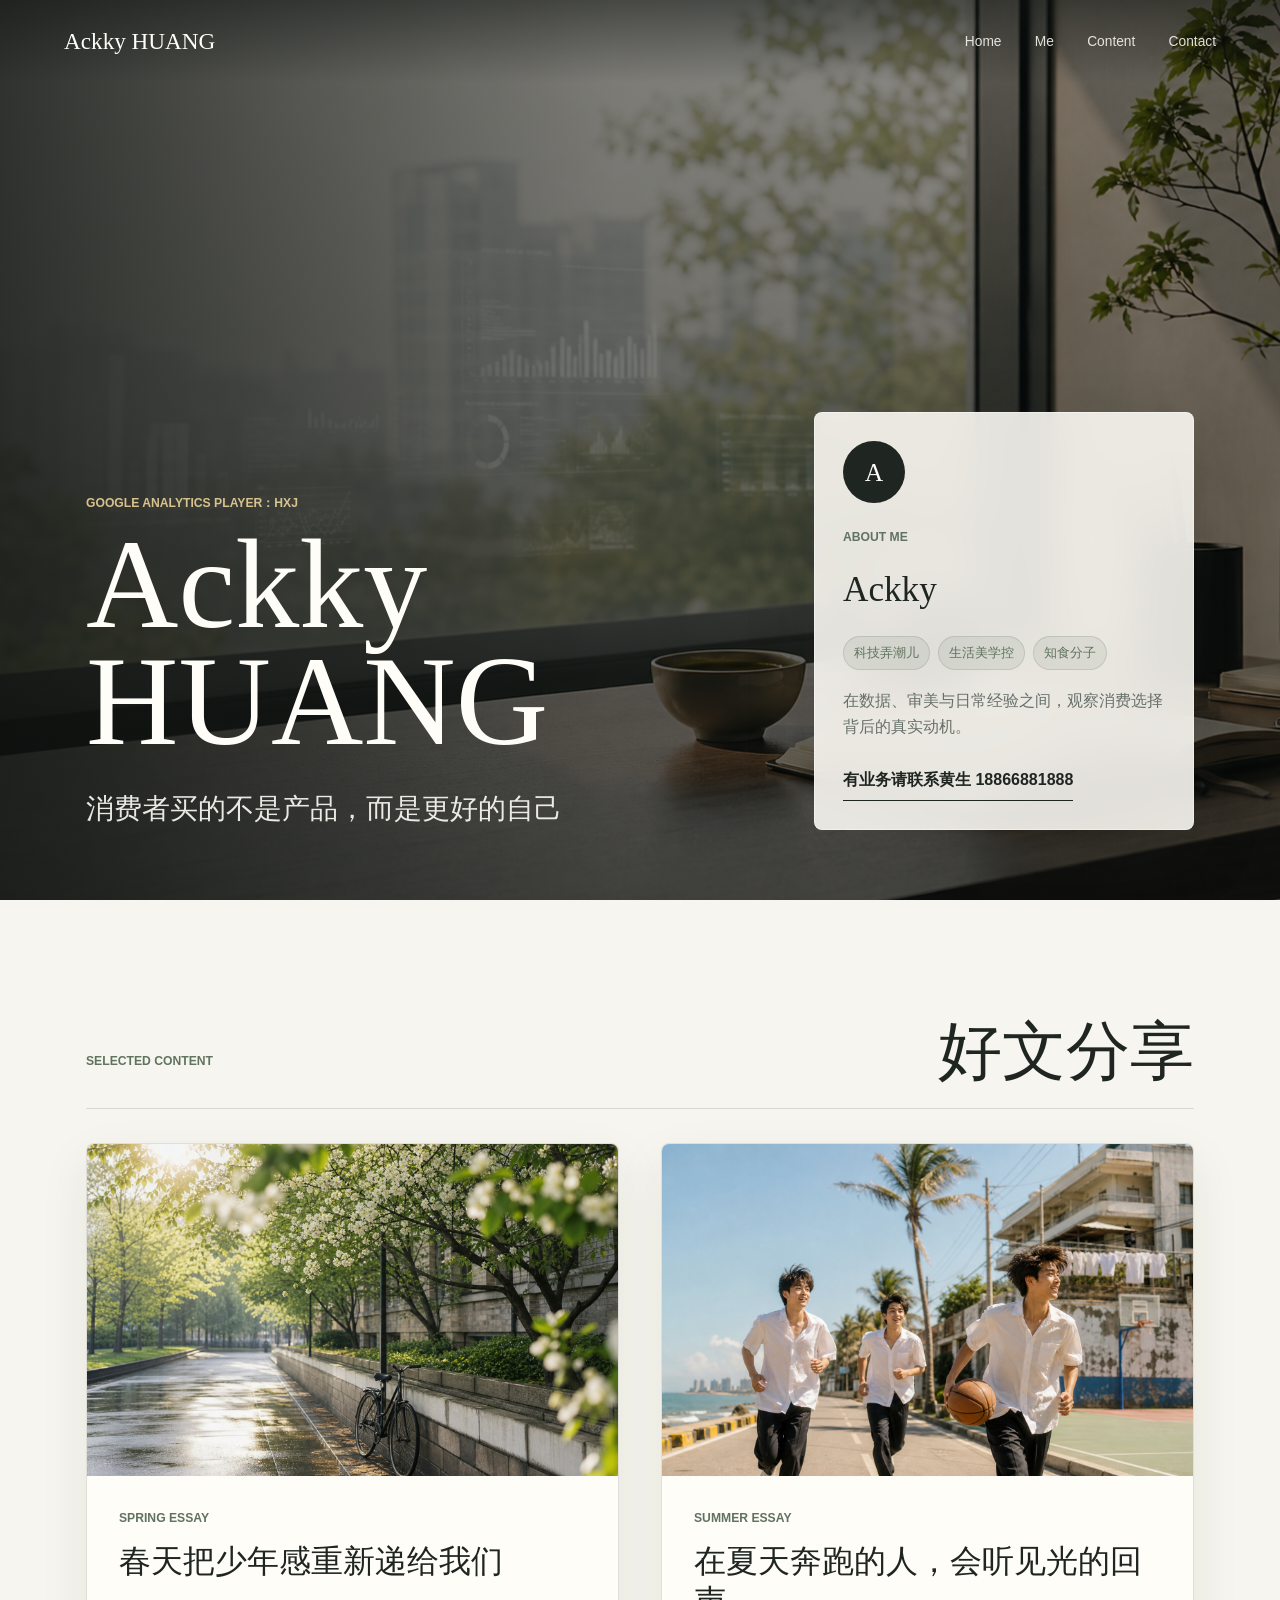
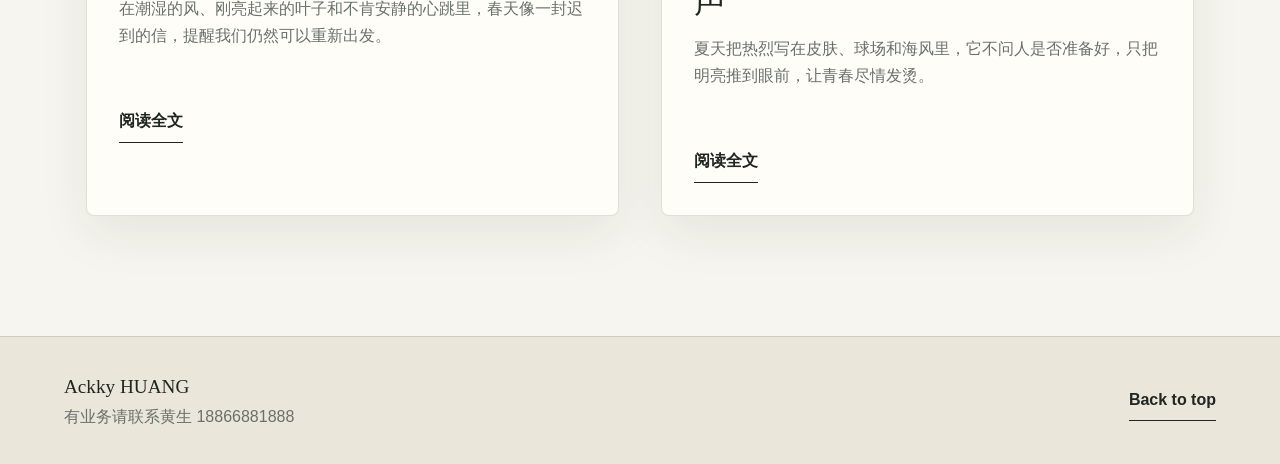
<file: index.html>
<!DOCTYPE html>
<html lang="zh-CN">
<head>
  <!-- Google Tag Manager -->
<script>(function(w,d,s,l,i){w[l]=w[l]||[];w[l].push({'gtm.start':
new Date().getTime(),event:'gtm.js'});var f=d.getElementsByTagName(s)[0],
j=d.createElement(s),dl=l!='dataLayer'?'&l='+l:'';j.async=true;j.src=
'https://www.googletagmanager.com/gtm.js?id='+i+dl;f.parentNode.insertBefore(j,f);
})(window,document,'script','dataLayer','GTM-KM84HGPW');</script>
<!-- End Google Tag Manager -->
  <meta charset="UTF-8">
  <meta name="viewport" content="width=device-width, initial-scale=1.0">
  <title>Ackky HUANG</title>
  <link rel="stylesheet" href="styles.css?v=4">
</head>
<body>
  <!-- Google Tag Manager (noscript) -->
<noscript><iframe src="https://www.googletagmanager.com/ns.html?id=GTM-KM84HGPW"
height="0" width="0" style="display:none;visibility:hidden"></iframe></noscript>
<!-- End Google Tag Manager (noscript) -->
  <header class="site-header">
    <a class="brand" href="index.html" aria-label="Ackky HUANG Home">Ackky HUANG</a>
    <nav class="nav-links" aria-label="Primary navigation">
      <a href="#home">Home</a>
      <a href="#me">Me</a>
      <a href="#content">Content</a>
      <a href="#contact">Contact</a>
    </nav>
  </header>

  <main id="home">
    <section class="hero" aria-label="Ackky HUANG introduction">
      <img class="hero-image" src="assets/images/hero.png" alt="安静书桌、城市窗景与数据光影">
      <div class="hero-shade"></div>
      <div class="hero-inner">
        <div class="hero-copy">
          <p class="eyebrow">Google Analytics Player：HXJ</p>
          <h1>Ackky HUANG</h1>
          <p class="lead">消费者买的不是产品，而是更好的自己</p>
        </div>

        <aside id="me" class="profile-card" aria-label="个人详情">
          <div class="avatar" aria-hidden="true">A</div>
          <p class="profile-kicker">About Me</p>
          <h2>Ackky</h2>
          <div class="tag-list" aria-label="身份标签">
            <span>科技弄潮儿</span>
            <span>生活美学控</span>
            <span>知食分子</span>
          </div>
          <p class="profile-note">在数据、审美与日常经验之间，观察消费选择背后的真实动机。</p>
          <a class="contact-link" href="tel:18866881888">有业务请联系黄生 18866881888</a>
        </aside>
      </div>
    </section>

    <section id="content" class="content-section">
      <div class="section-heading">
        <p class="eyebrow">Selected Content</p>
        <h2>好文分享</h2>
      </div>

      <div class="article-grid">
        <article class="article-card">
          <a class="article-image-link" href="spring.html" aria-label="阅读全文：春天把少年感重新递给我们">
            <img src="assets/images/spring.png" alt="雨后校园小路与春日花树">
          </a>
          <div class="article-body">
            <p class="article-meta">Spring Essay</p>
            <h3><a href="spring.html">春天把少年感重新递给我们</a></h3>
            <p>在潮湿的风、刚亮起来的叶子和不肯安静的心跳里，春天像一封迟到的信，提醒我们仍然可以重新出发。</p>
            <a class="read-link" href="spring.html">阅读全文</a>
          </div>
        </article>

        <article class="article-card">
          <a class="article-image-link" href="summer.html" aria-label="阅读全文：在夏天奔跑的人，会听见光的回声">
            <img src="assets/images/summer.png" alt="海边道路与夏日奔跑的年轻人">
          </a>
          <div class="article-body">
            <p class="article-meta">Summer Essay</p>
            <h3><a href="summer.html">在夏天奔跑的人，会听见光的回声</a></h3>
            <p>夏天把热烈写在皮肤、球场和海风里，它不问人是否准备好，只把明亮推到眼前，让青春尽情发烫。</p>
            <a class="read-link" href="summer.html">阅读全文</a>
          </div>
        </article>
      </div>
    </section>
  </main>

  <footer id="contact" class="site-footer">
    <div>
      <p class="footer-brand">Ackky HUANG</p>
      <p>有业务请联系黄生 18866881888</p>
    </div>
    <a href="#home">Back to top</a>
  </footer>
</body>
</html>
</file>
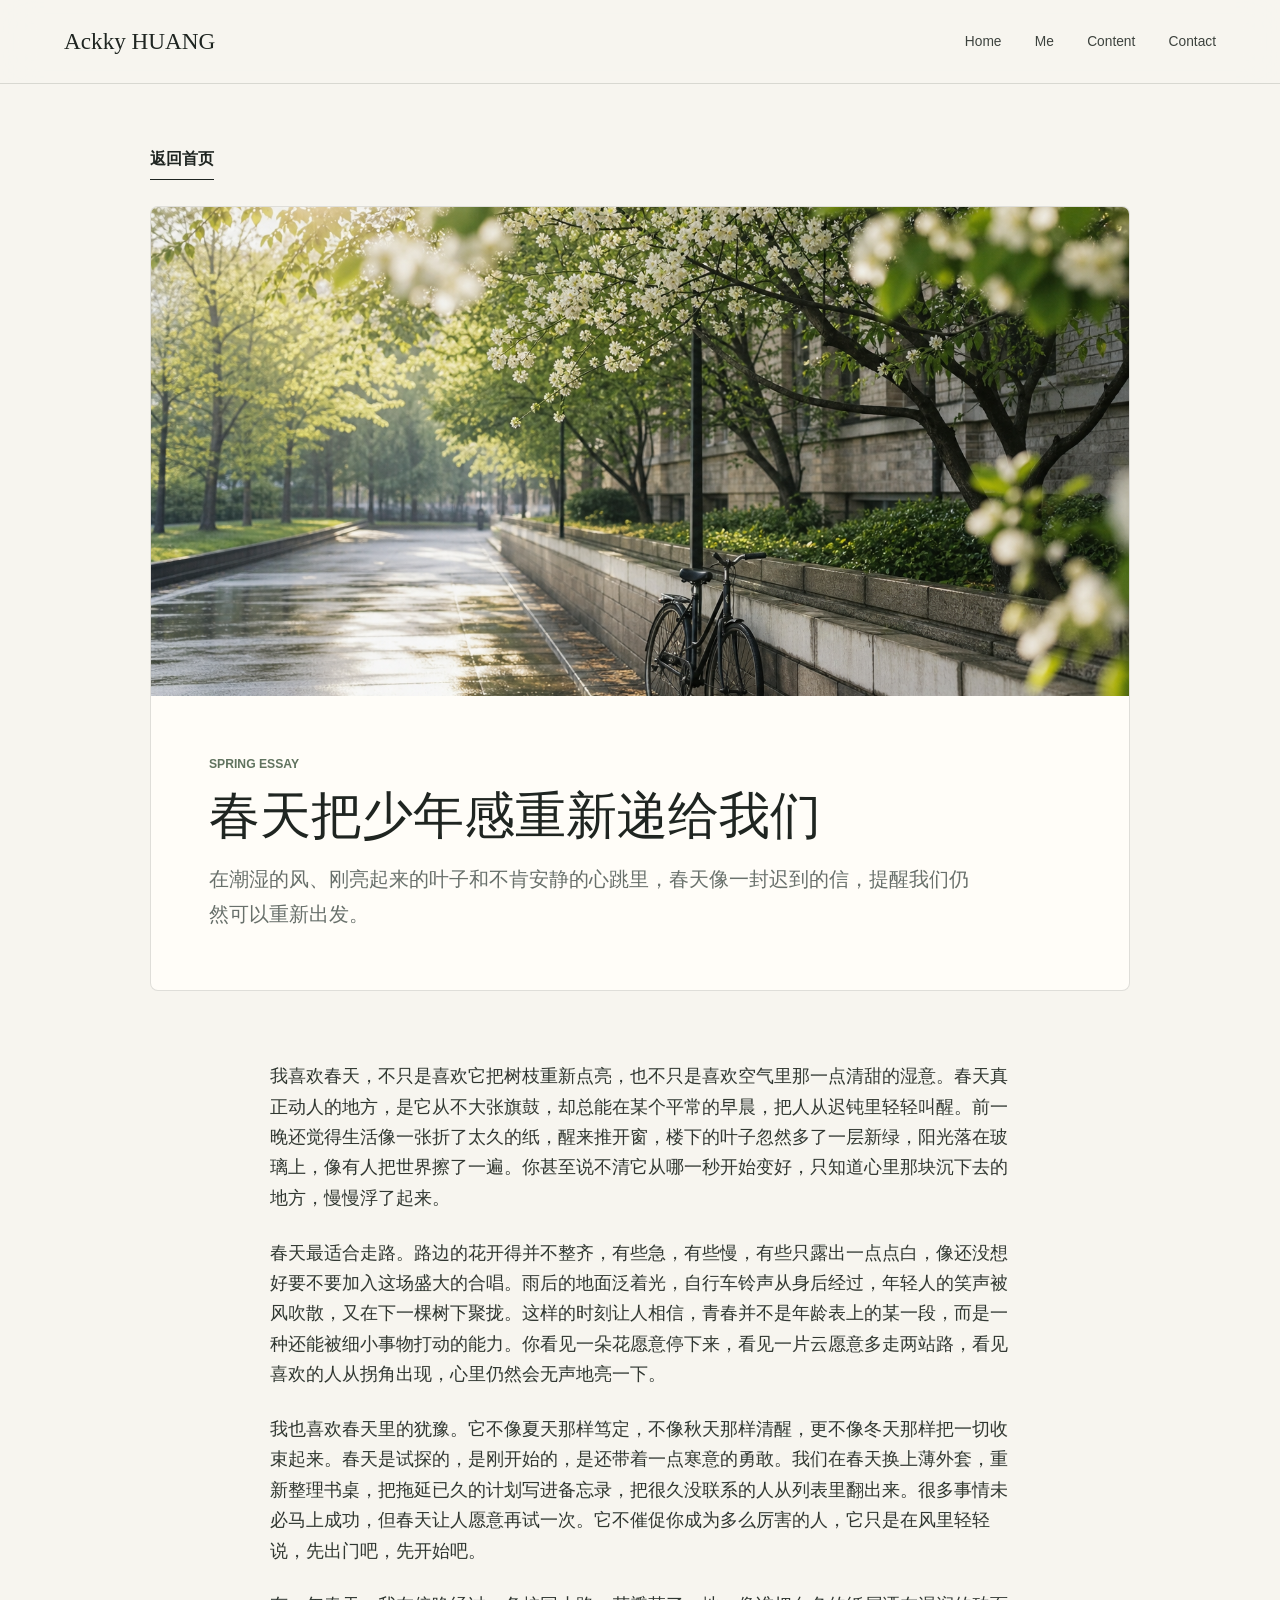
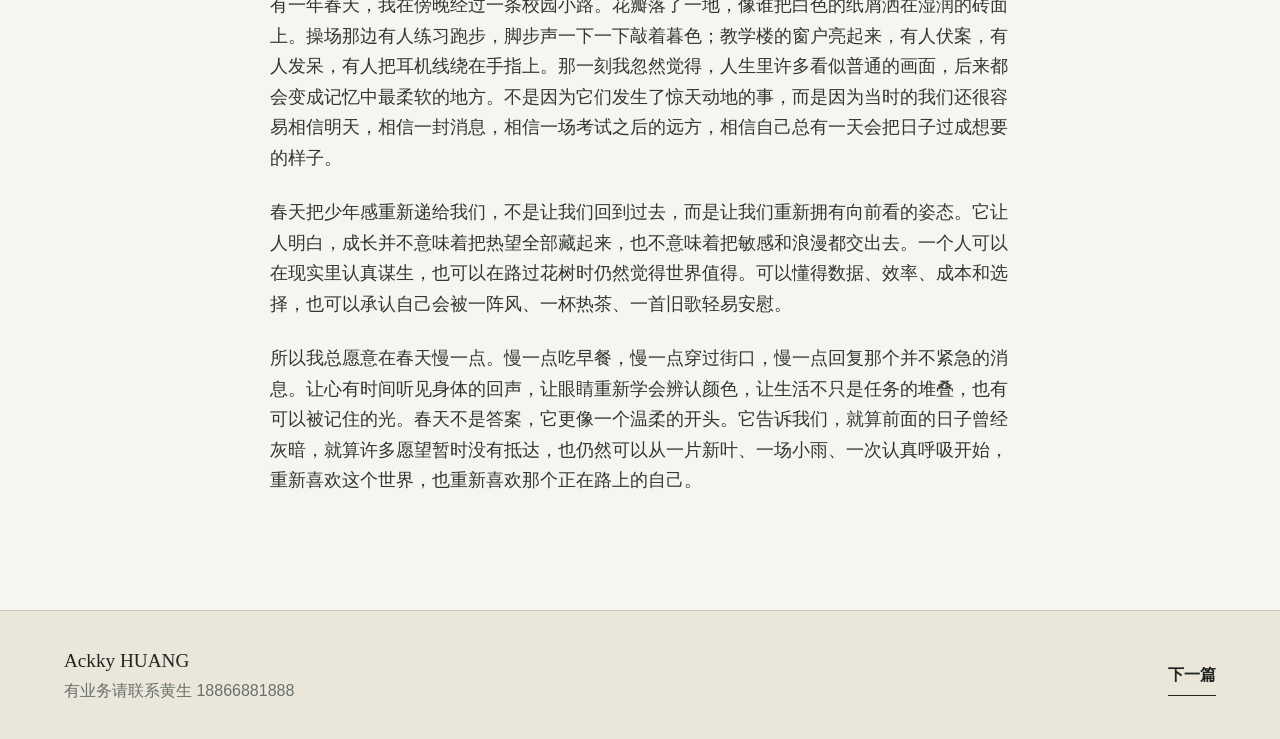
<file: spring.html>
<!DOCTYPE html>
<html lang="zh-CN">
<head>
  <!-- Google Tag Manager -->
<script>(function(w,d,s,l,i){w[l]=w[l]||[];w[l].push({'gtm.start':
new Date().getTime(),event:'gtm.js'});var f=d.getElementsByTagName(s)[0],
j=d.createElement(s),dl=l!='dataLayer'?'&l='+l:'';j.async=true;j.src=
'https://www.googletagmanager.com/gtm.js?id='+i+dl;f.parentNode.insertBefore(j,f);
})(window,document,'script','dataLayer','GTM-KM84HGPW');</script>
<!-- End Google Tag Manager -->
  <meta charset="UTF-8">
  <meta name="viewport" content="width=device-width, initial-scale=1.0">
  <title>春天把少年感重新递给我们 | Ackky HUANG</title>
  <link rel="stylesheet" href="styles.css?v=4">
</head>
<body>
  <!-- Google Tag Manager (noscript) -->
<noscript><iframe src="https://www.googletagmanager.com/ns.html?id=GTM-KM84HGPW"
height="0" width="0" style="display:none;visibility:hidden"></iframe></noscript>
<!-- End Google Tag Manager (noscript) -->
  <header class="site-header solid">
    <a class="brand" href="index.html">Ackky HUANG</a>
    <nav class="nav-links" aria-label="Primary navigation">
      <a href="index.html#home">Home</a>
      <a href="index.html#me">Me</a>
      <a href="index.html#content">Content</a>
      <a href="index.html#contact">Contact</a>
    </nav>
  </header>

  <main class="article-page">
    <article class="article-detail">
      <a class="back-link" href="index.html#content">返回首页</a>
      <header class="article-hero">
        <img src="assets/images/spring.png" alt="雨后校园小路与春日花树">
        <div class="article-title-block">
          <p class="article-meta">Spring Essay</p>
          <h1>春天把少年感重新递给我们</h1>
          <p class="article-summary">在潮湿的风、刚亮起来的叶子和不肯安静的心跳里，春天像一封迟到的信，提醒我们仍然可以重新出发。</p>
        </div>
      </header>

      <div class="article-content">
        <p>我喜欢春天，不只是喜欢它把树枝重新点亮，也不只是喜欢空气里那一点清甜的湿意。春天真正动人的地方，是它从不大张旗鼓，却总能在某个平常的早晨，把人从迟钝里轻轻叫醒。前一晚还觉得生活像一张折了太久的纸，醒来推开窗，楼下的叶子忽然多了一层新绿，阳光落在玻璃上，像有人把世界擦了一遍。你甚至说不清它从哪一秒开始变好，只知道心里那块沉下去的地方，慢慢浮了起来。</p>

        <p>春天最适合走路。路边的花开得并不整齐，有些急，有些慢，有些只露出一点点白，像还没想好要不要加入这场盛大的合唱。雨后的地面泛着光，自行车铃声从身后经过，年轻人的笑声被风吹散，又在下一棵树下聚拢。这样的时刻让人相信，青春并不是年龄表上的某一段，而是一种还能被细小事物打动的能力。你看见一朵花愿意停下来，看见一片云愿意多走两站路，看见喜欢的人从拐角出现，心里仍然会无声地亮一下。</p>

        <p>我也喜欢春天里的犹豫。它不像夏天那样笃定，不像秋天那样清醒，更不像冬天那样把一切收束起来。春天是试探的，是刚开始的，是还带着一点寒意的勇敢。我们在春天换上薄外套，重新整理书桌，把拖延已久的计划写进备忘录，把很久没联系的人从列表里翻出来。很多事情未必马上成功，但春天让人愿意再试一次。它不催促你成为多么厉害的人，它只是在风里轻轻说，先出门吧，先开始吧。</p>

        <p>有一年春天，我在傍晚经过一条校园小路。花瓣落了一地，像谁把白色的纸屑洒在湿润的砖面上。操场那边有人练习跑步，脚步声一下一下敲着暮色；教学楼的窗户亮起来，有人伏案，有人发呆，有人把耳机线绕在手指上。那一刻我忽然觉得，人生里许多看似普通的画面，后来都会变成记忆中最柔软的地方。不是因为它们发生了惊天动地的事，而是因为当时的我们还很容易相信明天，相信一封消息，相信一场考试之后的远方，相信自己总有一天会把日子过成想要的样子。</p>

        <p>春天把少年感重新递给我们，不是让我们回到过去，而是让我们重新拥有向前看的姿态。它让人明白，成长并不意味着把热望全部藏起来，也不意味着把敏感和浪漫都交出去。一个人可以在现实里认真谋生，也可以在路过花树时仍然觉得世界值得。可以懂得数据、效率、成本和选择，也可以承认自己会被一阵风、一杯热茶、一首旧歌轻易安慰。</p>

        <p>所以我总愿意在春天慢一点。慢一点吃早餐，慢一点穿过街口，慢一点回复那个并不紧急的消息。让心有时间听见身体的回声，让眼睛重新学会辨认颜色，让生活不只是任务的堆叠，也有可以被记住的光。春天不是答案，它更像一个温柔的开头。它告诉我们，就算前面的日子曾经灰暗，就算许多愿望暂时没有抵达，也仍然可以从一片新叶、一场小雨、一次认真呼吸开始，重新喜欢这个世界，也重新喜欢那个正在路上的自己。</p>
      </div>
    </article>
  </main>

  <footer class="site-footer">
    <div>
      <p class="footer-brand">Ackky HUANG</p>
      <p>有业务请联系黄生 18866881888</p>
    </div>
    <a href="summer.html">下一篇</a>
  </footer>
</body>
</html>
</file>
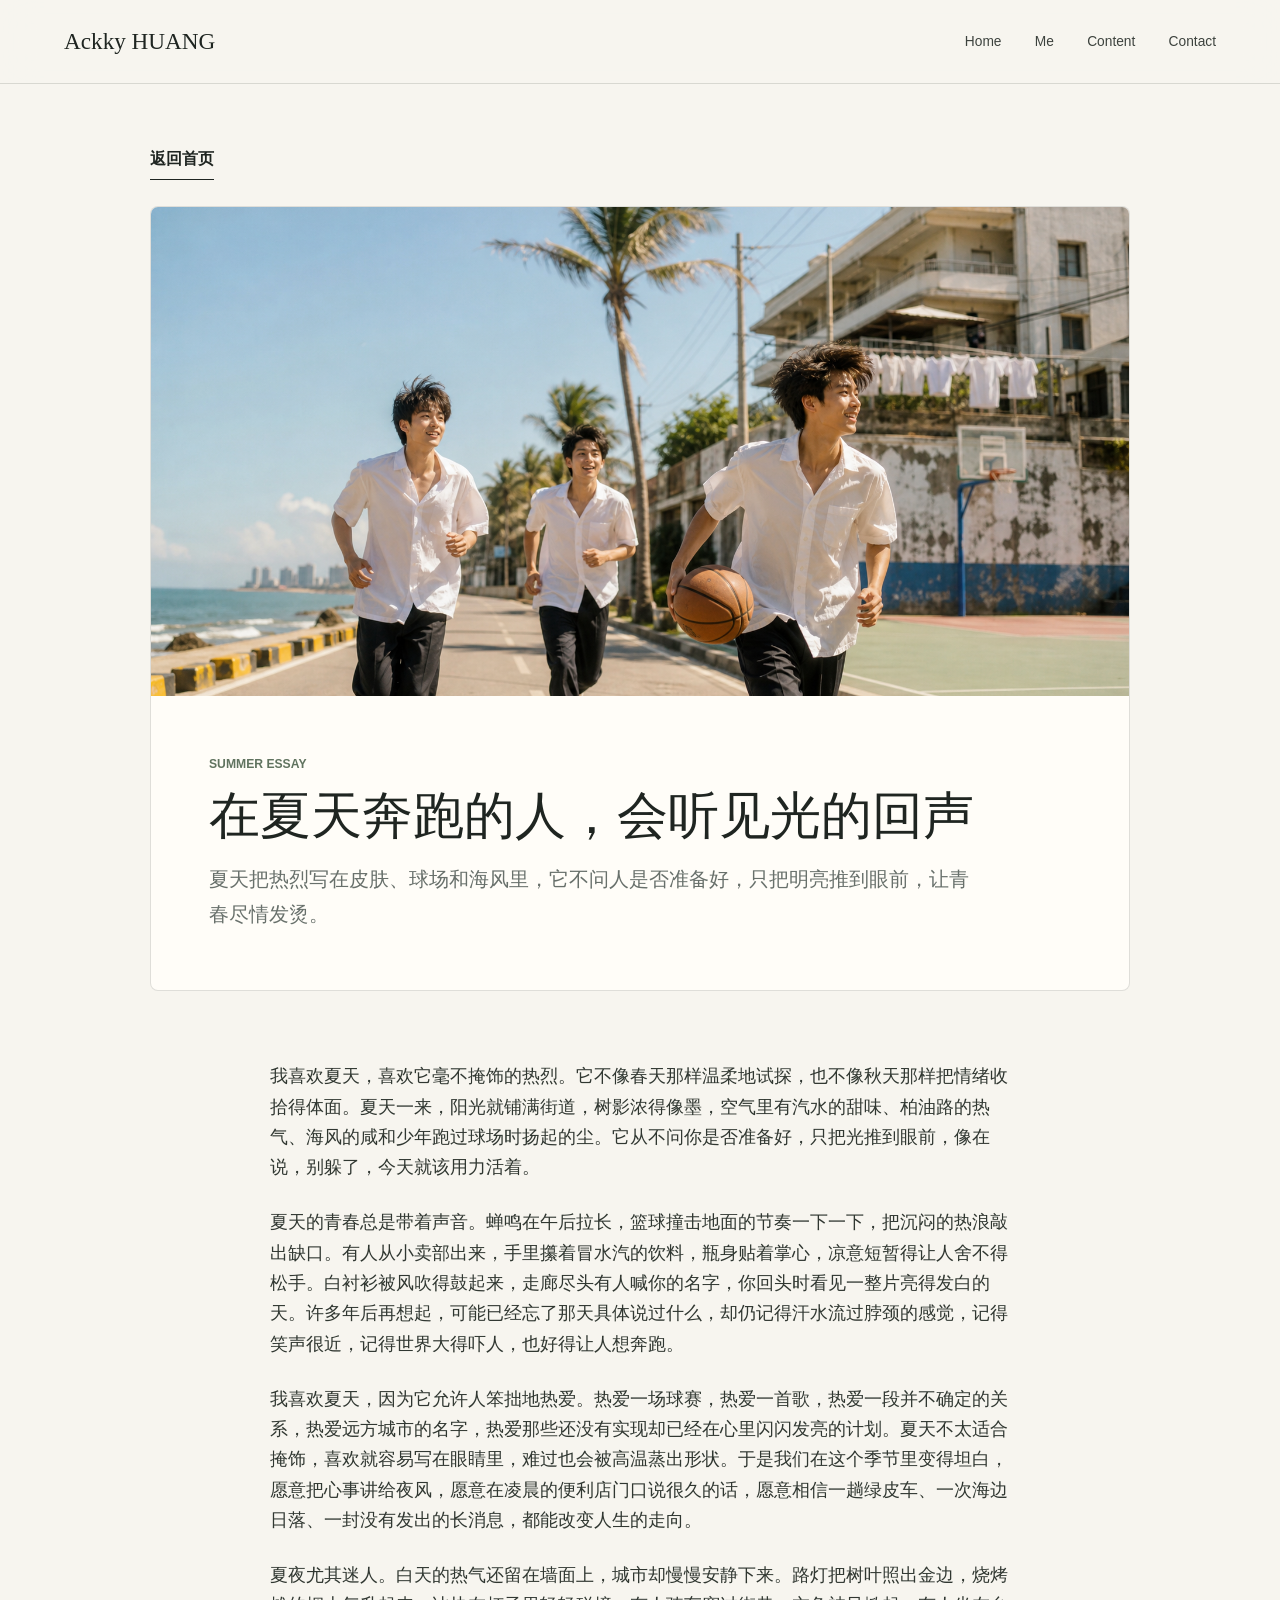
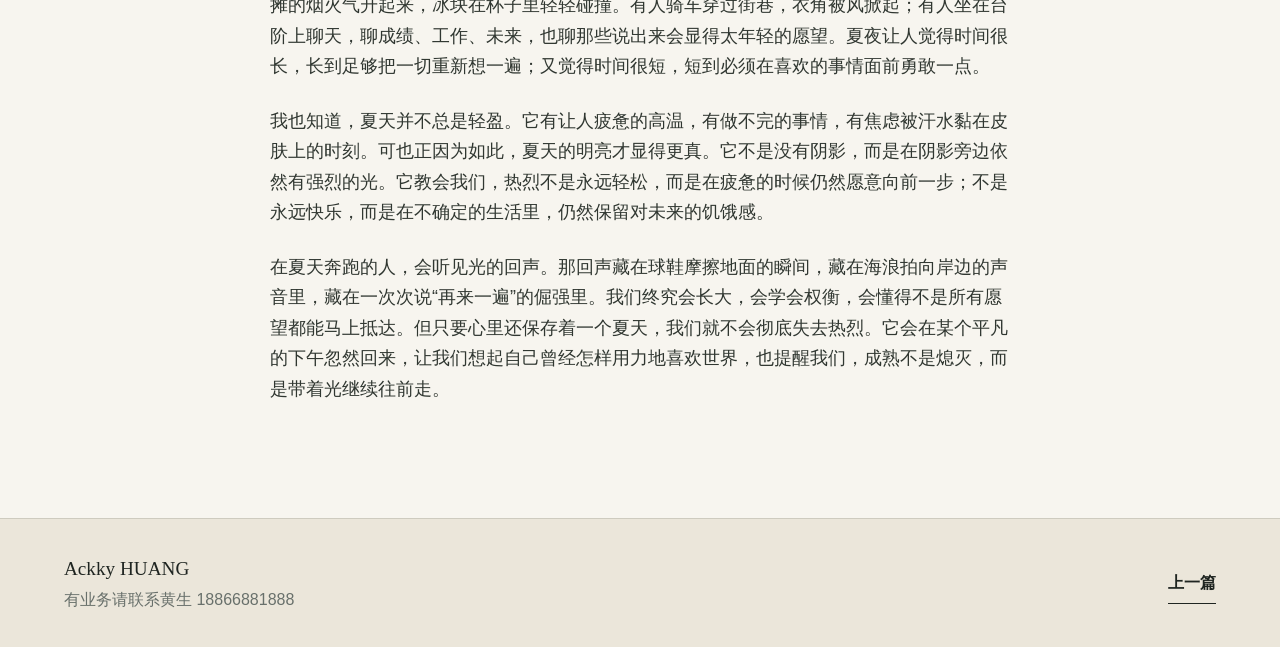
<file: summer.html>
<!DOCTYPE html>
<html lang="zh-CN">
<head>
  <!-- Google Tag Manager -->
<script>(function(w,d,s,l,i){w[l]=w[l]||[];w[l].push({'gtm.start':
new Date().getTime(),event:'gtm.js'});var f=d.getElementsByTagName(s)[0],
j=d.createElement(s),dl=l!='dataLayer'?'&l='+l:'';j.async=true;j.src=
'https://www.googletagmanager.com/gtm.js?id='+i+dl;f.parentNode.insertBefore(j,f);
})(window,document,'script','dataLayer','GTM-KM84HGPW');</script>
<!-- End Google Tag Manager -->
  <meta charset="UTF-8">
  <meta name="viewport" content="width=device-width, initial-scale=1.0">
  <title>在夏天奔跑的人，会听见光的回声 | Ackky HUANG</title>
  <link rel="stylesheet" href="styles.css?v=4">
</head>
<body>
  <!-- Google Tag Manager (noscript) -->
<noscript><iframe src="https://www.googletagmanager.com/ns.html?id=GTM-KM84HGPW"
height="0" width="0" style="display:none;visibility:hidden"></iframe></noscript>
<!-- End Google Tag Manager (noscript) -->
  <header class="site-header solid">
    <a class="brand" href="index.html">Ackky HUANG</a>
    <nav class="nav-links" aria-label="Primary navigation">
      <a href="index.html#home">Home</a>
      <a href="index.html#me">Me</a>
      <a href="index.html#content">Content</a>
      <a href="index.html#contact">Contact</a>
    </nav>
  </header>

  <main class="article-page">
    <article class="article-detail">
      <a class="back-link" href="index.html#content">返回首页</a>
      <header class="article-hero">
        <img src="assets/images/summer.png" alt="海边道路与夏日奔跑的年轻人">
        <div class="article-title-block">
          <p class="article-meta">Summer Essay</p>
          <h1>在夏天奔跑的人，会听见光的回声</h1>
          <p class="article-summary">夏天把热烈写在皮肤、球场和海风里，它不问人是否准备好，只把明亮推到眼前，让青春尽情发烫。</p>
        </div>
      </header>

      <div class="article-content">
        <p>我喜欢夏天，喜欢它毫不掩饰的热烈。它不像春天那样温柔地试探，也不像秋天那样把情绪收拾得体面。夏天一来，阳光就铺满街道，树影浓得像墨，空气里有汽水的甜味、柏油路的热气、海风的咸和少年跑过球场时扬起的尘。它从不问你是否准备好，只把光推到眼前，像在说，别躲了，今天就该用力活着。</p>

        <p>夏天的青春总是带着声音。蝉鸣在午后拉长，篮球撞击地面的节奏一下一下，把沉闷的热浪敲出缺口。有人从小卖部出来，手里攥着冒水汽的饮料，瓶身贴着掌心，凉意短暂得让人舍不得松手。白衬衫被风吹得鼓起来，走廊尽头有人喊你的名字，你回头时看见一整片亮得发白的天。许多年后再想起，可能已经忘了那天具体说过什么，却仍记得汗水流过脖颈的感觉，记得笑声很近，记得世界大得吓人，也好得让人想奔跑。</p>

        <p>我喜欢夏天，因为它允许人笨拙地热爱。热爱一场球赛，热爱一首歌，热爱一段并不确定的关系，热爱远方城市的名字，热爱那些还没有实现却已经在心里闪闪发亮的计划。夏天不太适合掩饰，喜欢就容易写在眼睛里，难过也会被高温蒸出形状。于是我们在这个季节里变得坦白，愿意把心事讲给夜风，愿意在凌晨的便利店门口说很久的话，愿意相信一趟绿皮车、一次海边日落、一封没有发出的长消息，都能改变人生的走向。</p>

        <p>夏夜尤其迷人。白天的热气还留在墙面上，城市却慢慢安静下来。路灯把树叶照出金边，烧烤摊的烟火气升起来，冰块在杯子里轻轻碰撞。有人骑车穿过街巷，衣角被风掀起；有人坐在台阶上聊天，聊成绩、工作、未来，也聊那些说出来会显得太年轻的愿望。夏夜让人觉得时间很长，长到足够把一切重新想一遍；又觉得时间很短，短到必须在喜欢的事情面前勇敢一点。</p>

        <p>我也知道，夏天并不总是轻盈。它有让人疲惫的高温，有做不完的事情，有焦虑被汗水黏在皮肤上的时刻。可也正因为如此，夏天的明亮才显得更真。它不是没有阴影，而是在阴影旁边依然有强烈的光。它教会我们，热烈不是永远轻松，而是在疲惫的时候仍然愿意向前一步；不是永远快乐，而是在不确定的生活里，仍然保留对未来的饥饿感。</p>

        <p>在夏天奔跑的人，会听见光的回声。那回声藏在球鞋摩擦地面的瞬间，藏在海浪拍向岸边的声音里，藏在一次次说“再来一遍”的倔强里。我们终究会长大，会学会权衡，会懂得不是所有愿望都能马上抵达。但只要心里还保存着一个夏天，我们就不会彻底失去热烈。它会在某个平凡的下午忽然回来，让我们想起自己曾经怎样用力地喜欢世界，也提醒我们，成熟不是熄灭，而是带着光继续往前走。</p>
      </div>
    </article>
  </main>

  <footer class="site-footer">
    <div>
      <p class="footer-brand">Ackky HUANG</p>
      <p>有业务请联系黄生 18866881888</p>
    </div>
    <a href="spring.html">上一篇</a>
  </footer>
</body>
</html>
</file>
<file: styles.css>
:root {
  --ink: #1f2521;
  --muted: #68706b;
  --paper: #f7f5ef;
  --surface: #fffdf8;
  --line: rgba(31, 37, 33, 0.14);
  --green: #60735f;
  --clay: #b36b51;
  --gold: #c59b58;
  --shadow: 0 24px 70px rgba(30, 33, 30, 0.16);
}

* {
  box-sizing: border-box;
}

html {
  scroll-behavior: smooth;
}

body {
  margin: 0;
  color: var(--ink);
  background: var(--paper);
  font-family: "Helvetica Neue", Arial, "PingFang SC", "Hiragino Sans GB", "Microsoft YaHei", sans-serif;
  line-height: 1.7;
}

a {
  color: inherit;
  text-decoration: none;
}

img {
  display: block;
  max-width: 100%;
}

.site-header {
  position: absolute;
  top: 0;
  left: 0;
  z-index: 20;
  display: flex;
  align-items: center;
  justify-content: space-between;
  width: 100%;
  padding: 22px clamp(20px, 5vw, 72px);
  color: #fffdf8;
  background: linear-gradient(to bottom, rgba(14, 18, 15, 0.5), rgba(14, 18, 15, 0));
}

.site-header.solid {
  position: sticky;
  color: var(--ink);
  background: rgba(247, 245, 239, 0.9);
  border-bottom: 1px solid var(--line);
  backdrop-filter: blur(18px);
}

.brand {
  font-family: Georgia, "Times New Roman", serif;
  font-size: clamp(1.1rem, 2vw, 1.45rem);
  letter-spacing: 0;
}

.nav-links {
  display: flex;
  align-items: center;
  gap: clamp(14px, 2.6vw, 34px);
  font-size: 0.86rem;
  letter-spacing: 0;
}

.nav-links a {
  opacity: 0.86;
  transition: opacity 180ms ease, color 180ms ease;
}

.nav-links a:hover {
  color: var(--gold);
  opacity: 1;
}

.hero {
  position: relative;
  min-height: 100svh;
  overflow: hidden;
  background: #10140f;
}

.hero-image,
.hero-shade {
  position: absolute;
  inset: 0;
  width: 100%;
  height: 100%;
}

.hero-image {
  object-fit: cover;
}

.hero-shade {
  background:
    linear-gradient(90deg, rgba(10, 14, 11, 0.78), rgba(10, 14, 11, 0.32) 48%, rgba(10, 14, 11, 0.2)),
    linear-gradient(180deg, rgba(10, 14, 11, 0.22), rgba(10, 14, 11, 0.52));
}

.hero-inner {
  position: relative;
  z-index: 1;
  display: grid;
  grid-template-columns: minmax(0, 1fr) minmax(280px, 380px);
  gap: clamp(28px, 6vw, 96px);
  align-items: end;
  max-width: 1180px;
  min-height: 100svh;
  margin: 0 auto;
  padding: 128px clamp(20px, 4vw, 36px) 70px;
}

.hero-copy {
  color: #fffdf8;
  max-width: 760px;
}

.eyebrow,
.article-meta,
.profile-kicker {
  margin: 0 0 12px;
  color: var(--green);
  font-size: 0.76rem;
  font-weight: 700;
  letter-spacing: 0;
  text-transform: uppercase;
}

.hero-copy .eyebrow {
  color: #d8c28d;
}

.hero h1 {
  margin: 0;
  font-family: Georgia, "Times New Roman", serif;
  font-size: clamp(4rem, 10vw, 9.5rem);
  font-weight: 400;
  line-height: 0.92;
  letter-spacing: 0;
}

.lead {
  max-width: 640px;
  margin: 28px 0 0;
  color: rgba(255, 253, 248, 0.9);
  font-size: clamp(1.2rem, 2.2vw, 2rem);
  line-height: 1.45;
}

.profile-card {
  width: 100%;
  padding: 28px;
  color: var(--ink);
  background: rgba(255, 253, 248, 0.88);
  border: 1px solid rgba(255, 255, 255, 0.42);
  border-radius: 8px;
  box-shadow: var(--shadow);
  backdrop-filter: blur(18px);
}

.avatar {
  display: grid;
  place-items: center;
  width: 62px;
  height: 62px;
  margin-bottom: 24px;
  color: #fffdf8;
  background: var(--ink);
  border-radius: 50%;
  font-family: Georgia, "Times New Roman", serif;
  font-size: 1.6rem;
}

.profile-card h2 {
  margin: 0 0 16px;
  font-family: Georgia, "Times New Roman", serif;
  font-size: 2.2rem;
  font-weight: 400;
}

.tag-list {
  display: flex;
  flex-wrap: wrap;
  gap: 8px;
  margin-bottom: 18px;
}

.tag-list span {
  padding: 5px 10px;
  color: var(--green);
  background: rgba(96, 115, 95, 0.11);
  border: 1px solid rgba(96, 115, 95, 0.2);
  border-radius: 999px;
  font-size: 0.8rem;
}

.profile-note {
  margin: 0 0 18px;
  color: var(--muted);
  font-size: 0.98rem;
}

.contact-link,
.read-link,
.back-link,
.site-footer a {
  display: inline-flex;
  align-items: center;
  min-height: 42px;
  color: var(--ink);
  border-bottom: 1px solid currentColor;
  font-weight: 700;
}

.content-section {
  max-width: 1180px;
  margin: 0 auto;
  padding: clamp(70px, 10vw, 120px) clamp(20px, 4vw, 36px);
}

.section-heading {
  display: flex;
  align-items: end;
  justify-content: space-between;
  gap: 24px;
  margin-bottom: 34px;
  border-bottom: 1px solid var(--line);
  padding-bottom: 24px;
}

.section-heading h2 {
  margin: 0;
  font-family: Georgia, "Times New Roman", serif;
  font-size: clamp(2.4rem, 5vw, 4.8rem);
  font-weight: 400;
  line-height: 1;
}

.article-grid {
  display: grid;
  grid-template-columns: repeat(2, minmax(0, 1fr));
  gap: clamp(24px, 4vw, 42px);
}

.article-card {
  overflow: hidden;
  background: var(--surface);
  border: 1px solid var(--line);
  border-radius: 8px;
  box-shadow: 0 18px 50px rgba(30, 33, 30, 0.08);
}

.article-image-link {
  display: block;
  aspect-ratio: 16 / 10;
  overflow: hidden;
}

.article-image-link img {
  width: 100%;
  height: 100%;
  object-fit: cover;
  transition: transform 420ms ease;
}

.article-card:hover img {
  transform: scale(1.035);
}

.article-body {
  padding: clamp(22px, 3vw, 32px);
}

.article-body h3 {
  margin: 0 0 14px;
  font-size: clamp(1.5rem, 2.5vw, 2.15rem);
  font-weight: 500;
  line-height: 1.25;
}

.article-body p:not(.article-meta) {
  min-height: 84px;
  margin: 0 0 22px;
  color: var(--muted);
}

.site-footer {
  display: flex;
  align-items: center;
  justify-content: space-between;
  gap: 24px;
  padding: 34px clamp(20px, 5vw, 72px);
  color: var(--ink);
  background: #ebe6da;
  border-top: 1px solid var(--line);
}

.site-footer p {
  margin: 0;
  color: var(--muted);
}

.footer-brand {
  color: var(--ink) !important;
  font-family: Georgia, "Times New Roman", serif;
  font-size: 1.2rem;
}

.article-page {
  padding: 54px clamp(20px, 4vw, 36px) 90px;
}

.article-detail {
  max-width: 980px;
  margin: 0 auto;
}

.back-link {
  margin-bottom: 26px;
}

.article-hero {
  overflow: hidden;
  background: var(--surface);
  border: 1px solid var(--line);
  border-radius: 8px;
}

.article-hero img {
  width: 100%;
  aspect-ratio: 16 / 8;
  object-fit: cover;
}

.article-title-block {
  padding: clamp(28px, 6vw, 58px);
}

.article-title-block h1 {
  max-width: 900px;
  margin: 0 0 18px;
  font-family: Georgia, "Times New Roman", serif;
  font-size: clamp(2.15rem, 4vw, 3.75rem);
  font-weight: 400;
  line-height: 1.12;
}

.article-summary {
  max-width: 760px;
  margin: 0;
  color: var(--muted);
  font-size: clamp(1.05rem, 2vw, 1.28rem);
}

.article-content {
  max-width: 740px;
  margin: clamp(36px, 7vw, 70px) auto 0;
  color: #303731;
  font-size: clamp(1.02rem, 1.4vw, 1.12rem);
}

.article-content p {
  margin: 0 0 1.35em;
}

@media (max-width: 860px) {
  .site-header {
    align-items: flex-start;
    gap: 16px;
    padding: 18px 20px;
  }

  .nav-links {
    flex-wrap: wrap;
    justify-content: flex-end;
    gap: 8px 16px;
  }

  .hero-inner {
    grid-template-columns: 1fr;
    align-items: end;
    padding-top: 118px;
  }

  .hero h1 {
    font-size: clamp(3.4rem, 16vw, 6rem);
  }

  .profile-card {
    max-width: 460px;
  }

  .section-heading {
    display: block;
  }

  .article-grid {
    grid-template-columns: 1fr;
  }
}

@media (max-width: 560px) {
  .site-header {
    position: absolute;
  }

  .site-header.solid {
    position: sticky;
  }

  .brand {
    max-width: 120px;
    line-height: 1.15;
  }

  .hero-inner {
    padding-bottom: 38px;
  }

  .profile-card,
  .article-body,
  .article-title-block {
    padding: 22px;
  }

  .article-body p:not(.article-meta) {
    min-height: auto;
  }

  .article-page {
    padding-top: 32px;
  }

  .article-hero img {
    aspect-ratio: 4 / 3;
  }

  .site-footer {
    display: block;
  }

  .site-footer a {
    margin-top: 18px;
  }
}
</file>
